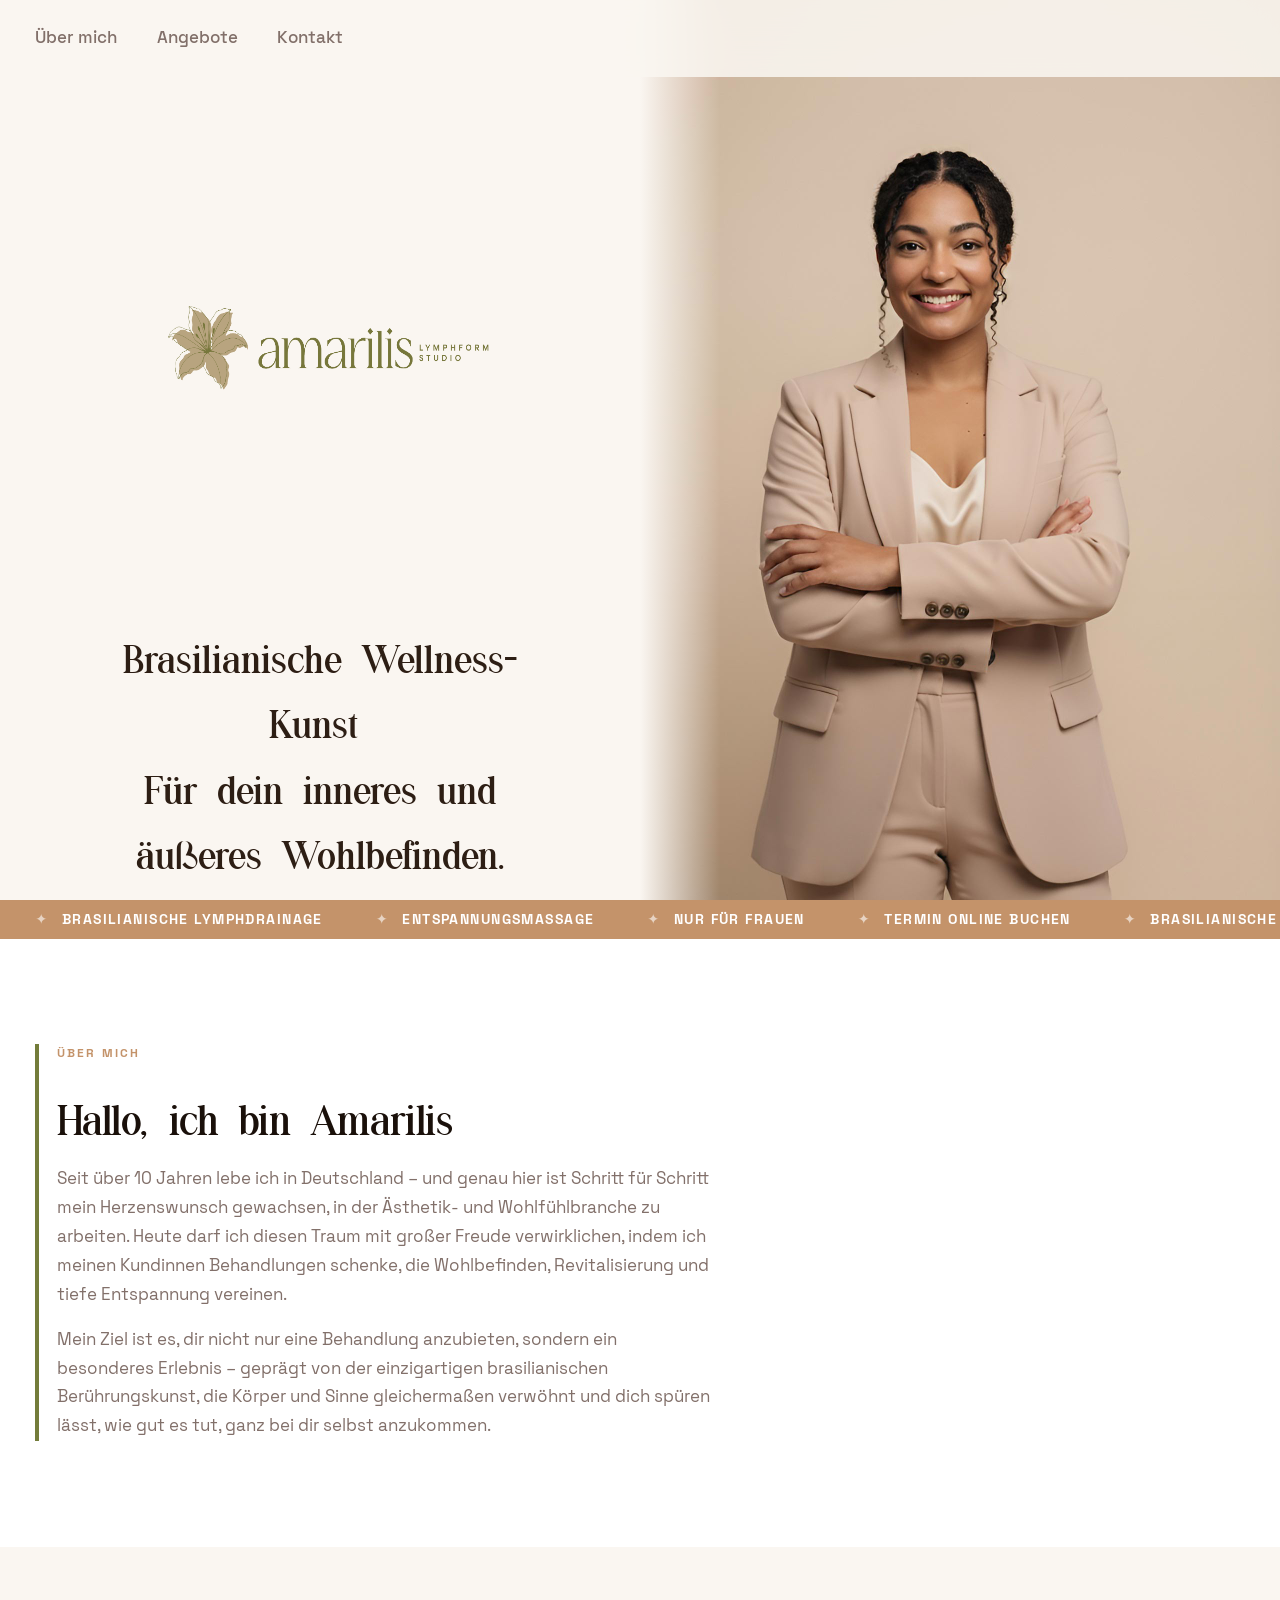
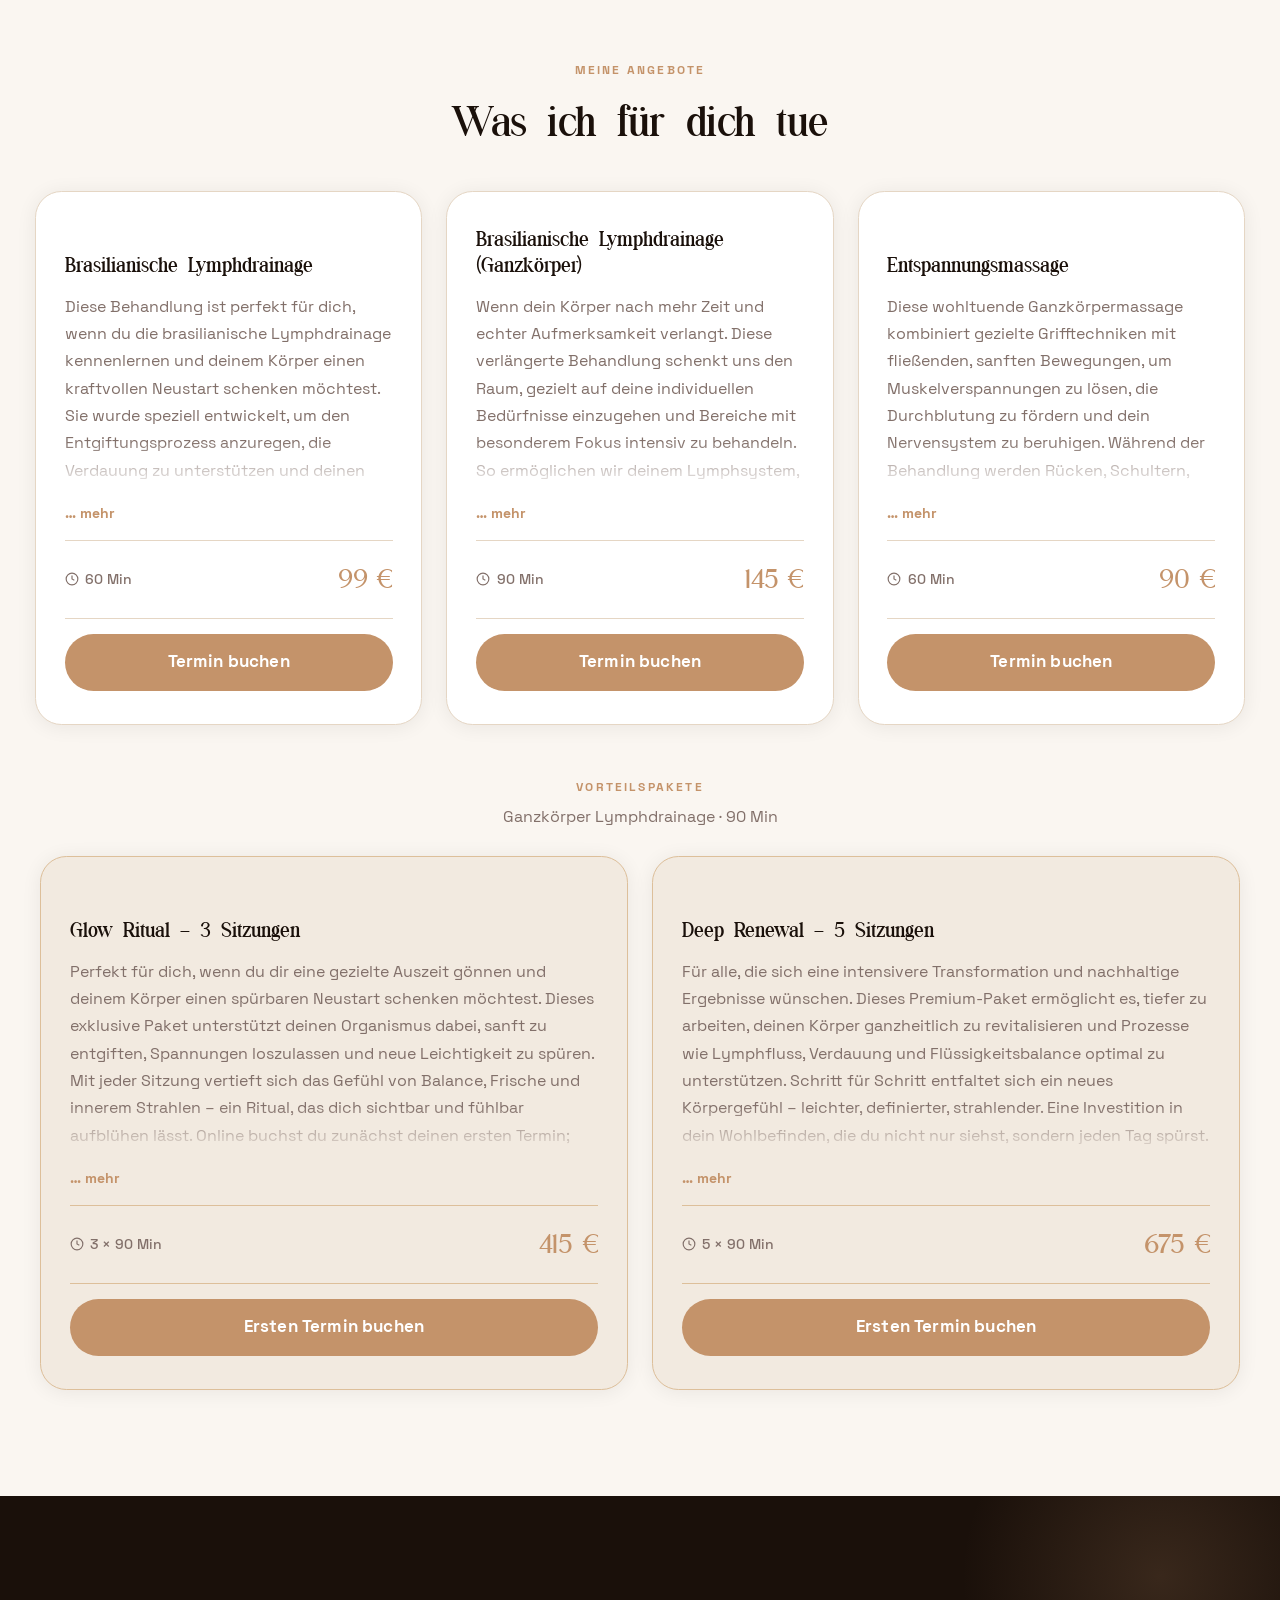
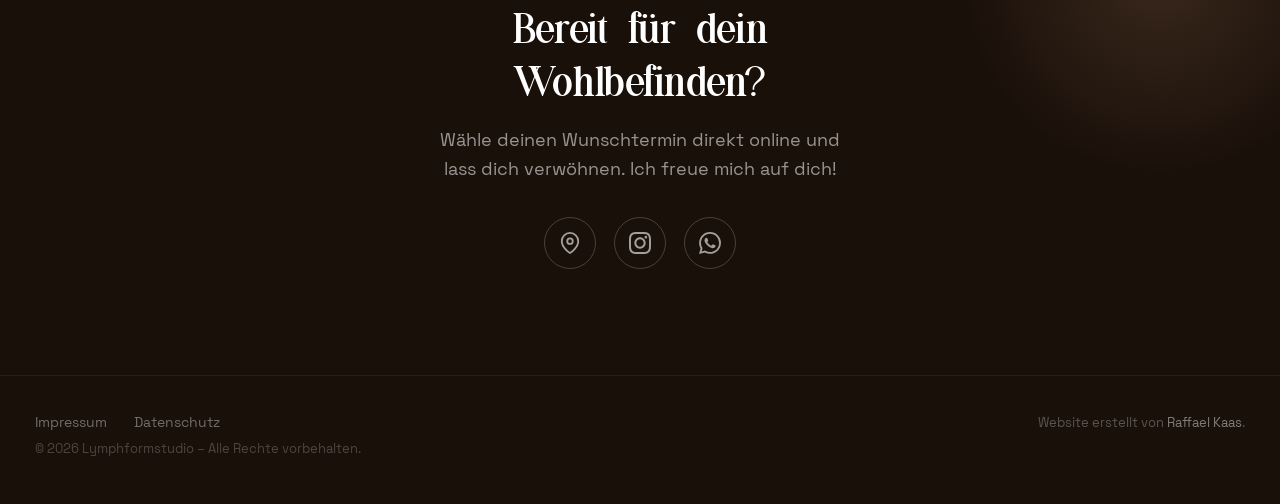
<file: index.html>
<!DOCTYPE html>
<html lang="de">
<head>
  <meta charset="UTF-8" />
  <meta name="viewport" content="width=device-width, initial-scale=1.0" />
  <title>Lymphformstudio – Brasilianische Wellness</title>
  <meta name="description" content="Brasilianische Lymphdrainage und Entspannungsmassage. Jetzt deinen Termin buchen." />
  <meta name="theme-color" content="#FAF6F1" />

  <!-- Open Graph (Instagram-Link-Vorschau) -->
  <meta property="og:type"        content="website" />
  <meta property="og:title"       content="Lymphformstudio" />
  <meta property="og:description" content="Brasilianische Wellness – Lymphdrainage · Massage" />
  <meta property="og:image"       content="assets/img/Amarilis01.jpg" />
  <meta property="og:url"         content="https://lymphformstudio.github.io" />

  <!-- Favicon -->
  <link rel="icon" type="image/png"
        href="assets/img/logo.png" />

  <link rel="stylesheet" href="assets/css/style.css" />
</head>
<body>

  <!-- ══════════════════════════════════════════
       NAVIGATION
  ══════════════════════════════════════════ -->
  <header class="nav" id="nav">
    <div class="nav-inner">
      <nav class="nav-links" id="navLinks" aria-label="Hauptnavigation">
        <a href="#about">Über mich</a>
        <a href="#services">Angebote</a>
        <a href="#contact">Kontakt</a>
      </nav>
      <button class="burger" id="burger" aria-label="Menü öffnen" aria-expanded="false">
        <span></span>
        <span></span>
        <span></span>
      </button>
    </div>
  </header>


  <!-- ══════════════════════════════════════════
       HERO
  ══════════════════════════════════════════ -->
  <section class="hero" id="home" aria-label="Willkommen">
    <div class="hero-body">
      <div class="hero-logo reveal">
        <img src="assets/img/logo.png"
             alt="Lymphformstudio" />
      </div>
      <p class="hero-sub reveal delay-1">
        Brasilianische Wellness-Kunst&nbsp;<br />
        Für dein inneres und äußeres Wohlbefinden.
      </p>

    </div>
    <div class="hero-image">
      <img src="assets/img/Amarilis01.jpg"
           alt="Lymphformstudio – Wellness Behandlung"
           loading="eager" />
    </div>
  </section>


  <!-- ══════════════════════════════════════════
       RIBBON / USP
  ══════════════════════════════════════════ -->
  <div class="ribbon" aria-hidden="true">
    <div class="ribbon-track">
      <span>Brasilianische Lymphdrainage</span>
      <span>Entspannungsmassage</span>
      <span>Nur für Frauen</span>
      <!-- <span>Zertifizierte Therapeutin</span> -->
      <span>Termin online buchen</span>
      <!-- Dopplung für endlosen Loop -->
      <span>Brasilianische Lymphdrainage</span>
      <span>Entspannungsmassage</span>
      <span>Nur für Frauen</span>
      <!-- <span>Zertifizierte Therapeutin</span> -->
      <span>Termin online buchen</span>
    </div>
  </div>


  <!-- ══════════════════════════════════════════
       ÜBER MICH
  ══════════════════════════════════════════ -->
  <section class="about section" id="about" aria-labelledby="about-title">
    <div class="container">
      <div class="about-text">
        <span class="eyebrow reveal">Über mich</span>
        <h2 class="section-title reveal delay-1" id="about-title">
          Hallo, ich bin Amarilis
        </h2>
        <p class="reveal delay-1">
Seit über 10 Jahren lebe ich in Deutschland – und genau hier ist Schritt für Schritt mein Herzenswunsch gewachsen, in der Ästhetik- und Wohlfühlbranche zu arbeiten. Heute darf ich diesen Traum mit großer Freude verwirklichen, indem ich meinen Kundinnen Behandlungen schenke, die Wohlbefinden, Revitalisierung und tiefe Entspannung vereinen.        </p>
        <p class="reveal delay-2">

Mein Ziel ist es, dir nicht nur eine Behandlung anzubieten, sondern ein besonderes Erlebnis – geprägt von der einzigartigen brasilianischen Berührungskunst, die Körper und Sinne gleichermaßen verwöhnt und dich spüren lässt, wie gut es tut, ganz bei dir selbst anzukommen.        </p>
      </div>
    </div>
  </section>


  <!-- ══════════════════════════════════════════
       ANGEBOTE / SERVICES
  ══════════════════════════════════════════ -->
  <section class="services section" id="services" aria-labelledby="services-title">
    <div class="container">

      <div class="services-header">
        <span class="eyebrow reveal">Meine Angebote</span>
        <h2 class="section-title reveal delay-1" id="services-title">Was ich für dich tue</h2>
      </div>

      <div class="services-grid">

        <!-- ── Brasilianische Lymphdrainage 60 Min ── -->
        <article class="card reveal delay-1" aria-label="Brasilianische Lymphdrainage Teilkörper">
          <h3>Brasilianische Lymphdrainage</h3>
          <p>
Diese Behandlung ist perfekt für dich, wenn du die brasilianische Lymphdrainage kennenlernen und deinem Körper einen kraftvollen Neustart schenken möchtest. Sie wurde speziell entwickelt, um den Entgiftungsprozess anzuregen, die Verdauung zu unterstützen und deinen Organismus wieder in sein natürliches Gleichgewicht zu bringen.

Schon nach der ersten Sitzung spürst du, wie Leichtigkeit, Wohlbefinden und neue Energie deinen Körper durchströmen – ein Gefühl, das dich von innen heraus strahlen lässt. 
          </p>
          <div class="card-meta">
            <span class="card-duration">
              <svg width="14" height="14" viewBox="0 0 24 24" fill="none"
                   stroke="currentColor" stroke-width="2" aria-hidden="true">
                <circle cx="12" cy="12" r="10"/>
                <polyline points="12 6 12 12 16 14"/>
              </svg>
              60 Min
            </span>
            <span class="card-price">99&nbsp;€</span>
          </div>
          <a href="https://calendly.com/amarilis-lymphformstudio/brasilianische-lymphdrainage"
             target="_blank" rel="noopener noreferrer"
             class="btn btn-primary btn-w100">
            Termin buchen
          </a>
        </article>

        <!-- ── Brasilianische Lymphdrainage 90 Min ── -->
        <article class="card reveal delay-2" aria-label="Brasilianische Lymphdrainage Ganzkörper">
          <h3>Brasilianische Lymphdrainage (Ganzkörper)</h3>
          <p>

Wenn dein Körper nach mehr Zeit und echter Aufmerksamkeit verlangt.

Diese verlängerte Behandlung schenkt uns den Raum, gezielt auf deine individuellen Bedürfnisse einzugehen und Bereiche mit besonderem Fokus intensiv zu behandeln. So ermöglichen wir deinem Lymphsystem, deiner Verdauung und deinem gesamten Flüssigkeitshaushalt einen tiefgehenden Reset.

Das Ergebnis: ein spürbares Gefühl von Leichtigkeit, Balance und revitalisierter Energie – als hätte dein Körper einmal tief durchgeatmet und neue Kraft gesammelt
          </p>
          <div class="card-meta">
            <span class="card-duration">
              <svg width="14" height="14" viewBox="0 0 24 24" fill="none"
                   stroke="currentColor" stroke-width="2" aria-hidden="true">
                <circle cx="12" cy="12" r="10"/>
                <polyline points="12 6 12 12 16 14"/>
              </svg>
              90 Min
            </span>
            <span class="card-price">145&nbsp;€</span>
          </div>
          <a href="https://calendly.com/amarilis-lymphformstudio/brasilianische-lymphdrainage-ganzkorper"
             target="_blank" rel="noopener noreferrer"
             class="btn btn-primary btn-w100">
            Termin buchen
          </a>
        </article>

        <!-- ── Entspannungsmassage ── -->
        <article class="card reveal delay-3" aria-label="Entspannungsmassage">
          <h3>Entspannungsmassage</h3>
          <p>
Diese wohltuende Ganzkörpermassage kombiniert gezielte Grifftechniken mit fließenden, sanften Bewegungen, um Muskelverspannungen zu lösen, die Durchblutung zu fördern und dein Nervensystem zu beruhigen. Während der Behandlung werden Rücken, Schultern, Nacken, Beine und Arme individuell bearbeitet, sodass genau die Bereiche Aufmerksamkeit bekommen, die dein Körper gerade braucht.

Gleichzeitig ist die Massage eine Einladung, den Alltag loszulassen und in einen Zustand tiefer Ruhe einzutauchen.
          </p>
          <div class="card-meta">
            <span class="card-duration">
              <svg width="14" height="14" viewBox="0 0 24 24" fill="none"
                   stroke="currentColor" stroke-width="2" aria-hidden="true">
                <circle cx="12" cy="12" r="10"/>
                <polyline points="12 6 12 12 16 14"/>
              </svg>
              60 Min
            </span>
            <span class="card-price">90&nbsp;€</span>
          </div>
          <a href="https://calendly.com/amarilis-lymphformstudio/entspannungsmassage"
             target="_blank" rel="noopener noreferrer"
             class="btn btn-primary btn-w100">
            Termin buchen
          </a>
        </article>

      </div>

      <!-- ── Vorteilspakete ── -->
      <div class="services-packages-header reveal">
        <span class="eyebrow">Vorteilspakete</span>
        <p>Ganzkörper Lymphdrainage · 90 Min</p>
      </div>

      <div class="services-grid services-packages-grid">

        <!-- ── Wohlfühltrio ── -->
        <article class="card card--featured reveal delay-1" aria-label="Wohlfühltrio">
          <!-- <span class="card-badge">Brasilianische Lymphdrainage (Ganzkörper)</span> -->
          <h3>Glow Ritual – 3 Sitzungen</h3>
          <p>
Perfekt für dich, wenn du dir eine gezielte Auszeit gönnen und deinem Körper einen spürbaren Neustart schenken möchtest. Dieses exklusive Paket unterstützt deinen Organismus dabei, sanft zu entgiften, Spannungen loszulassen und neue Leichtigkeit zu spüren. Mit jeder Sitzung vertieft sich das Gefühl von Balance, Frische und innerem Strahlen – ein Ritual, das dich sichtbar und fühlbar aufblühen lässt. Online buchst du zunächst deinen ersten Termin; alle weiteren Termine klären wir dann vor Ort.
          </p>
          <div class="card-meta">
            <span class="card-duration">
              <svg width="14" height="14" viewBox="0 0 24 24" fill="none"
                   stroke="currentColor" stroke-width="2" aria-hidden="true">
                <circle cx="12" cy="12" r="10"/>
                <polyline points="12 6 12 12 16 14"/>
              </svg>
              3 × 90 Min
            </span>
            <span class="card-price">415&nbsp;€</span>
          </div>
          <a href="https://calendly.com/amarilis-lymphformstudio/brasilianische-lymphdrainage-ganzkorper"
             target="_blank" rel="noopener noreferrer"
             class="btn btn-primary btn-w100">
            Ersten Termin buchen
          </a>
        </article>

        <!-- ── 5er Paket ── -->
        <article class="card card--featured reveal delay-2" aria-label="5er Paket">
          <!-- <span class="card-badge">5er Paket</span> -->
          <h3>Deep Renewal – 5 Sitzungen</h3>
          <p>
Für alle, die sich eine intensivere Transformation und nachhaltige Ergebnisse wünschen. Dieses Premium-Paket ermöglicht es, tiefer zu arbeiten, deinen Körper ganzheitlich zu revitalisieren und Prozesse wie Lymphfluss, Verdauung und Flüssigkeitsbalance optimal zu unterstützen. Schritt für Schritt entfaltet sich ein neues Körpergefühl – leichter, definierter, strahlender. Eine Investition in dein Wohlbefinden, die du nicht nur siehst, sondern jeden Tag spürst. Online buchst du zunächst deinen ersten Termin; alle weiteren Termine klären wir dann vor Ort.
          </p>
          <div class="card-meta">
            <span class="card-duration">
              <svg width="14" height="14" viewBox="0 0 24 24" fill="none"
                   stroke="currentColor" stroke-width="2" aria-hidden="true">
                <circle cx="12" cy="12" r="10"/>
                <polyline points="12 6 12 12 16 14"/>
              </svg>
              5 × 90 Min
            </span>
            <span class="card-price">675&nbsp;€</span>
          </div>
          <a href="https://calendly.com/amarilis-lymphformstudio/brasilianische-lymphdrainage-ganzkorper"
             target="_blank" rel="noopener noreferrer"
             class="btn btn-primary btn-w100">
            Ersten Termin buchen
          </a>
        </article>

      </div>
    </div>
  </section>


  <!-- ══════════════════════════════════════════
       BOOKING CTA
  ══════════════════════════════════════════ -->
  <section class="cta-section section" id="contact" aria-labelledby="cta-title">
    <div class="container">
      <div class="cta-inner">
        <h2 class="section-title reveal delay-1" id="cta-title">
          Bereit für dein<br />Wohlbefinden?
        </h2>
        <p class="reveal delay-1">
          Wähle deinen Wunschtermin direkt online und lass dich verwöhnen.
          Ich freue mich auf dich!
        </p>
        <div class="contact-icons reveal delay-2">
          <!-- Location -->
          <a href="https://maps.app.goo.gl/dcqKcycLLCCDxr7Y6"
             target="_blank" rel="noopener noreferrer"
             class="contact-icon" aria-label="Standort auf Google Maps">
            <svg xmlns="http://www.w3.org/2000/svg" width="22" height="22"
                 viewBox="0 0 24 24" fill="none" stroke="currentColor"
                 stroke-width="2" stroke-linecap="round" stroke-linejoin="round" aria-hidden="true">
              <path d="M21 10c0 7-9 13-9 13s-9-6-9-13a9 9 0 0 1 18 0z"/>
              <circle cx="12" cy="10" r="3"/>
            </svg>
          </a>
          <!-- Instagram -->
          <a href="https://instagram.com/lymphformstudio"
             target="_blank" rel="noopener noreferrer"
             class="contact-icon" aria-label="Instagram von Lymphformstudio">
            <svg xmlns="http://www.w3.org/2000/svg" width="22" height="22"
                 viewBox="0 0 24 24" fill="currentColor" aria-hidden="true">
              <path d="M12 2.163c3.204 0 3.584.012 4.85.07 3.252.148 4.771 1.691 4.919 4.919.058 1.265.069 1.645.069 4.849 0 3.205-.012 3.584-.069 4.849-.149 3.225-1.664 4.771-4.919 4.919-1.266.058-1.644.07-4.85.07-3.204 0-3.584-.012-4.849-.07-3.26-.149-4.771-1.699-4.919-4.92-.058-1.265-.07-1.644-.07-4.849 0-3.204.013-3.583.07-4.849.149-3.227 1.664-4.771 4.919-4.919 1.266-.057 1.645-.069 4.849-.069zm0-2.163c-3.259 0-3.667.014-4.947.072-4.358.2-6.78 2.618-6.98 6.98-.059 1.281-.073 1.689-.073 4.948 0 3.259.014 3.668.072 4.948.2 4.358 2.618 6.78 6.98 6.98 1.281.058 1.689.072 4.948.072 3.259 0 3.668-.014 4.948-.072 4.354-.2 6.782-2.618 6.979-6.98.059-1.28.073-1.689.073-4.948 0-3.259-.014-3.667-.072-4.947-.196-4.354-2.617-6.78-6.979-6.98-1.281-.059-1.69-.073-4.949-.073zm0 5.838c-3.403 0-6.162 2.759-6.162 6.162s2.759 6.163 6.162 6.163 6.162-2.759 6.162-6.163c0-3.403-2.759-6.162-6.162-6.162zm0 10.162c-2.209 0-4-1.79-4-4 0-2.209 1.791-4 4-4s4 1.791 4 4c0 2.21-1.791 4-4 4zm6.406-11.845c-.796 0-1.441.645-1.441 1.44s.645 1.44 1.441 1.44c.795 0 1.439-.645 1.439-1.44s-.644-1.44-1.439-1.44z"/>
            </svg>
          </a>
          <!-- WhatsApp -->
          <a href="https://wa.me/4915565581526"
             target="_blank" rel="noopener noreferrer"
             class="contact-icon" aria-label="WhatsApp">
            <svg xmlns="http://www.w3.org/2000/svg" width="22" height="22"
                 viewBox="0 0 24 24" fill="currentColor" aria-hidden="true">
              <path d="M17.472 14.382c-.297-.149-1.758-.867-2.03-.967-.273-.099-.471-.148-.67.15-.197.297-.767.966-.94 1.164-.173.199-.347.223-.644.075-.297-.15-1.255-.463-2.39-1.475-.883-.788-1.48-1.761-1.653-2.059-.173-.297-.018-.458.13-.606.134-.133.298-.347.446-.52.149-.174.198-.298.298-.497.099-.198.05-.371-.025-.52-.075-.149-.669-1.612-.916-2.207-.242-.579-.487-.5-.669-.51-.173-.008-.371-.01-.57-.01-.198 0-.52.074-.792.372-.272.297-1.04 1.016-1.04 2.479 0 1.462 1.065 2.875 1.213 3.074.149.198 2.096 3.2 5.077 4.487.709.306 1.262.489 1.694.625.712.227 1.36.195 1.871.118.571-.085 1.758-.719 2.006-1.413.248-.694.248-1.289.173-1.413-.074-.124-.272-.198-.57-.347m-5.421 7.403h-.004a9.87 9.87 0 0 1-5.031-1.378l-.361-.214-3.741.982.998-3.648-.235-.374a9.86 9.86 0 0 1-1.51-5.26c.001-5.45 4.436-9.884 9.888-9.884 2.64 0 5.122 1.03 6.988 2.898a9.825 9.825 0 0 1 2.893 6.994c-.003 5.45-4.437 9.884-9.885 9.884m8.413-18.297A11.815 11.815 0 0 0 12.05 0C5.495 0 .16 5.335.157 11.892c0 2.096.547 4.142 1.588 5.945L.057 24l6.305-1.654a11.882 11.882 0 0 0 5.683 1.448h.005c6.554 0 11.89-5.335 11.893-11.893a11.821 11.821 0 0 0-3.48-8.413z"/>
            </svg>
          </a>
        </div>
      </div>
    </div>
  </section>


  <!-- ══════════════════════════════════════════
       FOOTER
  ══════════════════════════════════════════ -->
  <footer class="footer">
    <div class="container">
      <div class="footer-inner">
        <nav class="footer-nav" aria-label="Rechtliches">
          <a href="impressum.html">Impressum</a>
          <a href="datenschutz.html">Datenschutz</a>
        </nav>
        <p class="footer-credit">Website erstellt von <a href="https://rkaas.de/" target="_blank" rel="noopener noreferrer">Raffael Kaas</a>.</p>
      </div>
      <p class="footer-copy">© 2026 Lymphformstudio – Alle Rechte vorbehalten.</p>
    </div>
  </footer>


  <script src="assets/js/main.js"></script>
</body>
</html>
</file>
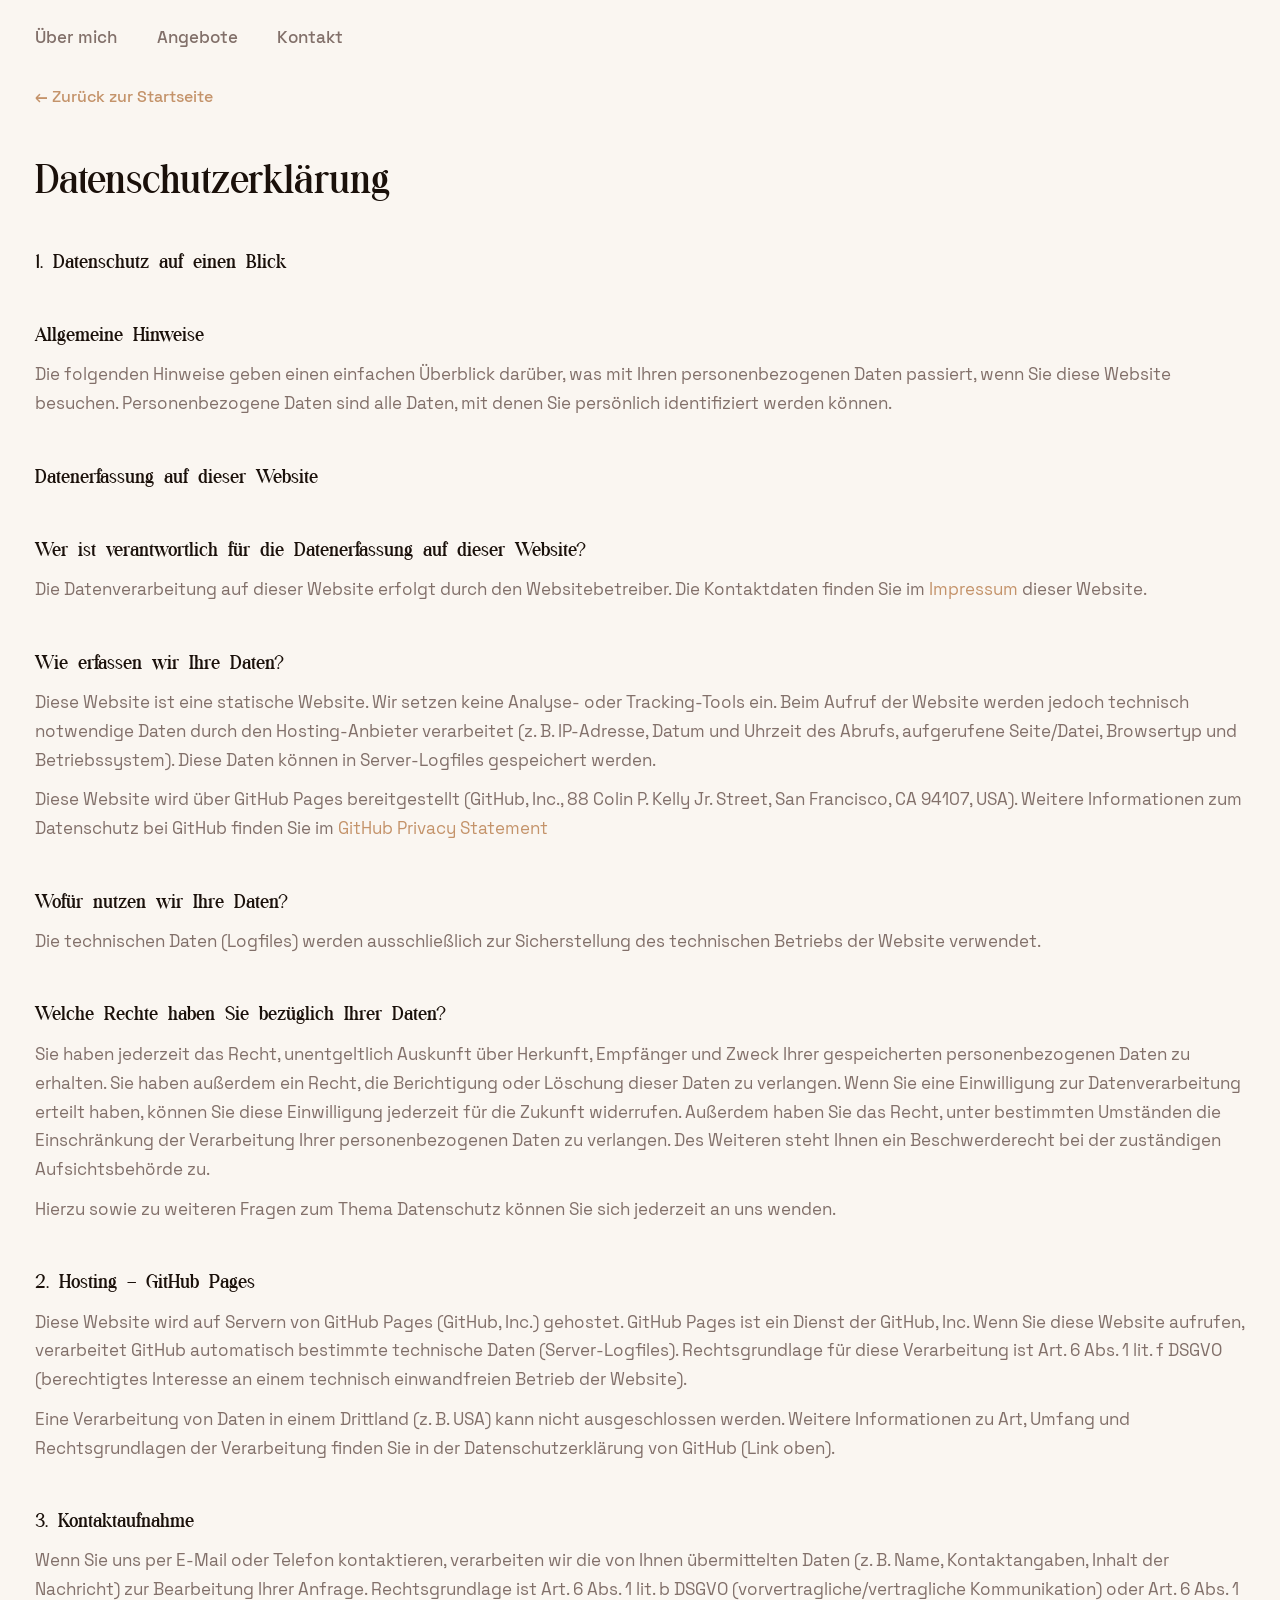
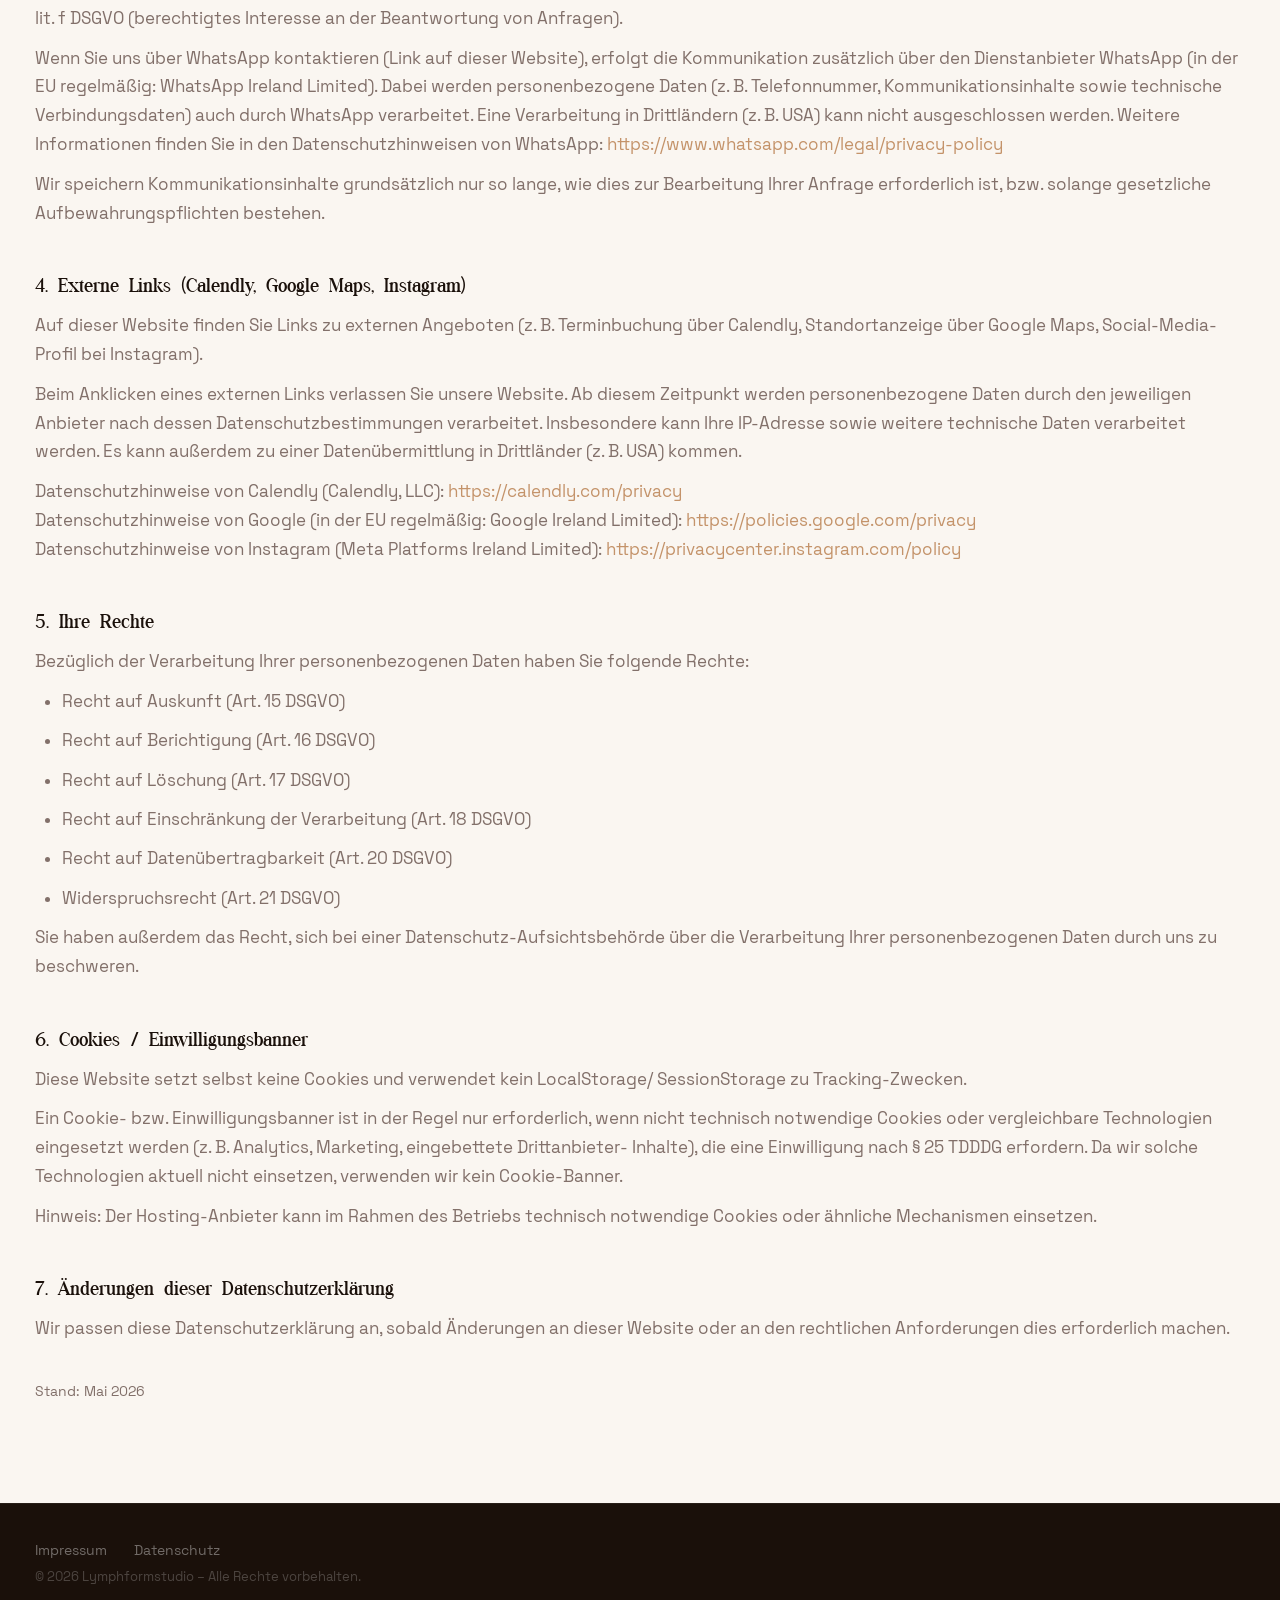
<file: datenschutz.html>
<!DOCTYPE html>
<html lang="de">
<head>
  <meta charset="UTF-8" />
  <meta name="viewport" content="width=device-width, initial-scale=1.0" />
  <title>Datenschutzerklärung – Lymphformstudio</title>
  <meta name="robots" content="noindex, nofollow" />
  <link rel="icon" type="image/png"
        href="assets/img/logo.png" />
  <link rel="stylesheet" href="assets/css/style.css" />
</head>
<body>

  <header class="nav scrolled" id="nav">
    <div class="nav-inner">
      <nav class="nav-links" aria-label="Hauptnavigation">
        <a href="index.html#about">Über mich</a>
        <a href="index.html#services">Angebote</a>
        <a href="index.html#contact">Kontakt</a>
      </nav>
      <button class="burger" id="burger" aria-label="Menü öffnen" aria-expanded="false">
        <span></span><span></span><span></span>
      </button>
    </div>
  </header>

  <main class="legal-wrap">
    <div class="container">

      <a href="index.html" class="back-link">
        ← Zurück zur Startseite
      </a>

      <h1>Datenschutzerklärung</h1>

      <h2>1. Datenschutz auf einen Blick</h2>

      <h2>Allgemeine Hinweise</h2>
      <p>
        Die folgenden Hinweise geben einen einfachen Überblick darüber, was
        mit Ihren personenbezogenen Daten passiert, wenn Sie diese Website
        besuchen. Personenbezogene Daten sind alle Daten, mit denen Sie
        persönlich identifiziert werden können.
      </p>

      <h2>Datenerfassung auf dieser Website</h2>

      <h2>Wer ist verantwortlich für die Datenerfassung auf dieser Website?</h2>
      <p>
        Die Datenverarbeitung auf dieser Website erfolgt durch den
        Websitebetreiber. Die Kontaktdaten finden Sie im
        <a href="impressum.html">Impressum</a> dieser Website.
      </p>

      <h2>Wie erfassen wir Ihre Daten?</h2>
      <p>
        Diese Website ist eine statische Website. Wir setzen keine Analyse- oder
        Tracking-Tools ein. Beim Aufruf der Website werden jedoch technisch
        notwendige Daten durch den Hosting-Anbieter verarbeitet (z. B. IP-Adresse,
        Datum und Uhrzeit des Abrufs, aufgerufene Seite/Datei, Browsertyp und
        Betriebssystem). Diese Daten können in Server-Logfiles gespeichert werden.
      </p>
      <p>
        Diese Website wird über GitHub Pages bereitgestellt (GitHub, Inc., 88 Colin
        P. Kelly Jr. Street, San Francisco, CA 94107, USA). Weitere Informationen
        zum Datenschutz bei GitHub finden Sie im
        <a href="https://docs.github.com/de/site-policy/privacy-policies/github-privacy-statement"
           target="_blank" rel="noopener noreferrer">
          GitHub Privacy Statement
        </a>
      </p>

      <h2>Wofür nutzen wir Ihre Daten?</h2>
      <p>
        Die technischen Daten (Logfiles) werden ausschließlich zur Sicherstellung
        des technischen Betriebs der Website verwendet.
      </p>

      <h2>Welche Rechte haben Sie bezüglich Ihrer Daten?</h2>
      <p>
        Sie haben jederzeit das Recht, unentgeltlich Auskunft über Herkunft,
        Empfänger und Zweck Ihrer gespeicherten personenbezogenen Daten zu
        erhalten. Sie haben außerdem ein Recht, die Berichtigung oder Löschung
        dieser Daten zu verlangen. Wenn Sie eine Einwilligung zur
        Datenverarbeitung erteilt haben, können Sie diese Einwilligung jederzeit
        für die Zukunft widerrufen. Außerdem haben Sie das Recht, unter bestimmten
        Umständen die Einschränkung der Verarbeitung Ihrer personenbezogenen
        Daten zu verlangen. Des Weiteren steht Ihnen ein Beschwerderecht bei der
        zuständigen Aufsichtsbehörde zu.
      </p>
      <p>
        Hierzu sowie zu weiteren Fragen zum Thema Datenschutz können Sie sich
        jederzeit an uns wenden.
      </p>

      <h2>2. Hosting – GitHub Pages</h2>
      <p>
        Diese Website wird auf Servern von GitHub Pages (GitHub, Inc.) gehostet.
        GitHub Pages ist ein Dienst der GitHub, Inc. Wenn Sie diese Website
        aufrufen, verarbeitet GitHub automatisch bestimmte technische Daten
        (Server-Logfiles). Rechtsgrundlage für diese Verarbeitung ist Art. 6
        Abs. 1 lit. f DSGVO (berechtigtes Interesse an einem technisch
        einwandfreien Betrieb der Website).
      </p>
      <p>
        Eine Verarbeitung von Daten in einem Drittland (z. B. USA) kann nicht
        ausgeschlossen werden. Weitere Informationen zu Art, Umfang und
        Rechtsgrundlagen der Verarbeitung finden Sie in der Datenschutzerklärung
        von GitHub (Link oben).
      </p>

      <h2>3. Kontaktaufnahme</h2>
      <p>
        Wenn Sie uns per E-Mail oder Telefon kontaktieren, verarbeiten wir die von
        Ihnen übermittelten Daten (z. B. Name, Kontaktangaben, Inhalt der Nachricht)
        zur Bearbeitung Ihrer Anfrage. Rechtsgrundlage ist Art. 6 Abs. 1 lit. b DSGVO
        (vorvertragliche/vertragliche Kommunikation) oder Art. 6 Abs. 1 lit. f DSGVO
        (berechtigtes Interesse an der Beantwortung von Anfragen).
      </p>
      <p>
        Wenn Sie uns über WhatsApp kontaktieren (Link auf dieser Website), erfolgt
        die Kommunikation zusätzlich über den Dienstanbieter WhatsApp (in der EU
        regelmäßig: WhatsApp Ireland Limited). Dabei werden personenbezogene Daten
        (z. B. Telefonnummer, Kommunikationsinhalte sowie technische Verbindungsdaten)
        auch durch WhatsApp verarbeitet. Eine Verarbeitung in Drittländern (z. B.
        USA) kann nicht ausgeschlossen werden. Weitere
        Informationen finden Sie in den Datenschutzhinweisen von WhatsApp:
        <a href="https://www.whatsapp.com/legal/privacy-policy"
           target="_blank" rel="noopener noreferrer">
          https://www.whatsapp.com/legal/privacy-policy
        </a>
      </p>

      <p>
        Wir speichern Kommunikationsinhalte grundsätzlich nur so lange, wie dies zur
        Bearbeitung Ihrer Anfrage erforderlich ist, bzw. solange gesetzliche
        Aufbewahrungspflichten bestehen.
      </p>

      <h2>4. Externe Links (Calendly, Google Maps, Instagram)</h2>
      <p>
        Auf dieser Website finden Sie Links zu externen Angeboten (z. B.
        Terminbuchung über Calendly, Standortanzeige über Google Maps,
        Social-Media-Profil bei Instagram).
      </p>
      <p>
        Beim Anklicken eines externen Links verlassen Sie unsere Website. Ab diesem
        Zeitpunkt werden personenbezogene Daten durch den jeweiligen Anbieter nach
        dessen Datenschutzbestimmungen verarbeitet. Insbesondere kann Ihre IP-Adresse
        sowie weitere technische Daten verarbeitet werden. Es kann außerdem zu einer
        Datenübermittlung in Drittländer (z. B. USA) kommen.
      </p>
      <p>
        Datenschutzhinweise von Calendly (Calendly, LLC):
        <a href="https://calendly.com/privacy" target="_blank" rel="noopener noreferrer">
          https://calendly.com/privacy
        </a>
        <br />
        Datenschutzhinweise von Google (in der EU regelmäßig: Google Ireland Limited):
        <a href="https://policies.google.com/privacy" target="_blank" rel="noopener noreferrer">
          https://policies.google.com/privacy
        </a>
        <br />
        Datenschutzhinweise von Instagram (Meta Platforms Ireland Limited):
        <a href="https://privacycenter.instagram.com/policy" target="_blank" rel="noopener noreferrer">
          https://privacycenter.instagram.com/policy
        </a>
      </p>

      <h2>5. Ihre Rechte</h2>
      <p>
        Bezüglich der Verarbeitung Ihrer personenbezogenen Daten haben Sie folgende
        Rechte:
      </p>
      <ul>
        <li>Recht auf Auskunft (Art. 15 DSGVO)</li>
        <li>Recht auf Berichtigung (Art. 16 DSGVO)</li>
        <li>Recht auf Löschung (Art. 17 DSGVO)</li>
        <li>Recht auf Einschränkung der Verarbeitung (Art. 18 DSGVO)</li>
        <li>Recht auf Datenübertragbarkeit (Art. 20 DSGVO)</li>
        <li>Widerspruchsrecht (Art. 21 DSGVO)</li>
      </ul>
      <p>
        Sie haben außerdem das Recht, sich bei einer Datenschutz-Aufsichtsbehörde
        über die Verarbeitung Ihrer personenbezogenen Daten durch uns zu beschweren.
      </p>

      <h2>6. Cookies / Einwilligungsbanner</h2>
      <p>
        Diese Website setzt selbst keine Cookies und verwendet kein LocalStorage/
        SessionStorage zu Tracking-Zwecken.
      </p>
      <p>
        Ein Cookie- bzw. Einwilligungsbanner ist in der Regel nur erforderlich,
        wenn nicht technisch notwendige Cookies oder vergleichbare Technologien
        eingesetzt werden (z. B. Analytics, Marketing, eingebettete Drittanbieter-
        Inhalte), die eine Einwilligung nach § 25 TDDDG erfordern. Da wir solche
        Technologien aktuell nicht einsetzen, verwenden wir kein Cookie-Banner.
      </p>
      <p>
        Hinweis: Der Hosting-Anbieter kann im Rahmen des Betriebs technisch
        notwendige Cookies oder ähnliche Mechanismen einsetzen.
      </p>

      <h2>7. Änderungen dieser Datenschutzerklärung</h2>
      <p>
        Wir passen diese Datenschutzerklärung an, sobald Änderungen an dieser Website
        oder an den rechtlichen Anforderungen dies erforderlich machen.
      </p>

      <p style="margin-top: 2rem; font-size: .8125rem; color: var(--muted);">
        Stand: Mai 2026
      </p>

    </div>
  </main>

  <footer class="footer">
    <div class="container">
      <div class="footer-inner">
        <nav class="footer-nav" aria-label="Rechtliches">
          <a href="impressum.html">Impressum</a>
          <a href="datenschutz.html">Datenschutz</a>
        </nav>
      </div>
      <p class="footer-copy">© 2026 Lymphformstudio – Alle Rechte vorbehalten.</p>
    </div>
  </footer>

  <script src="assets/js/main.js"></script>
</body>
</html>
</file>
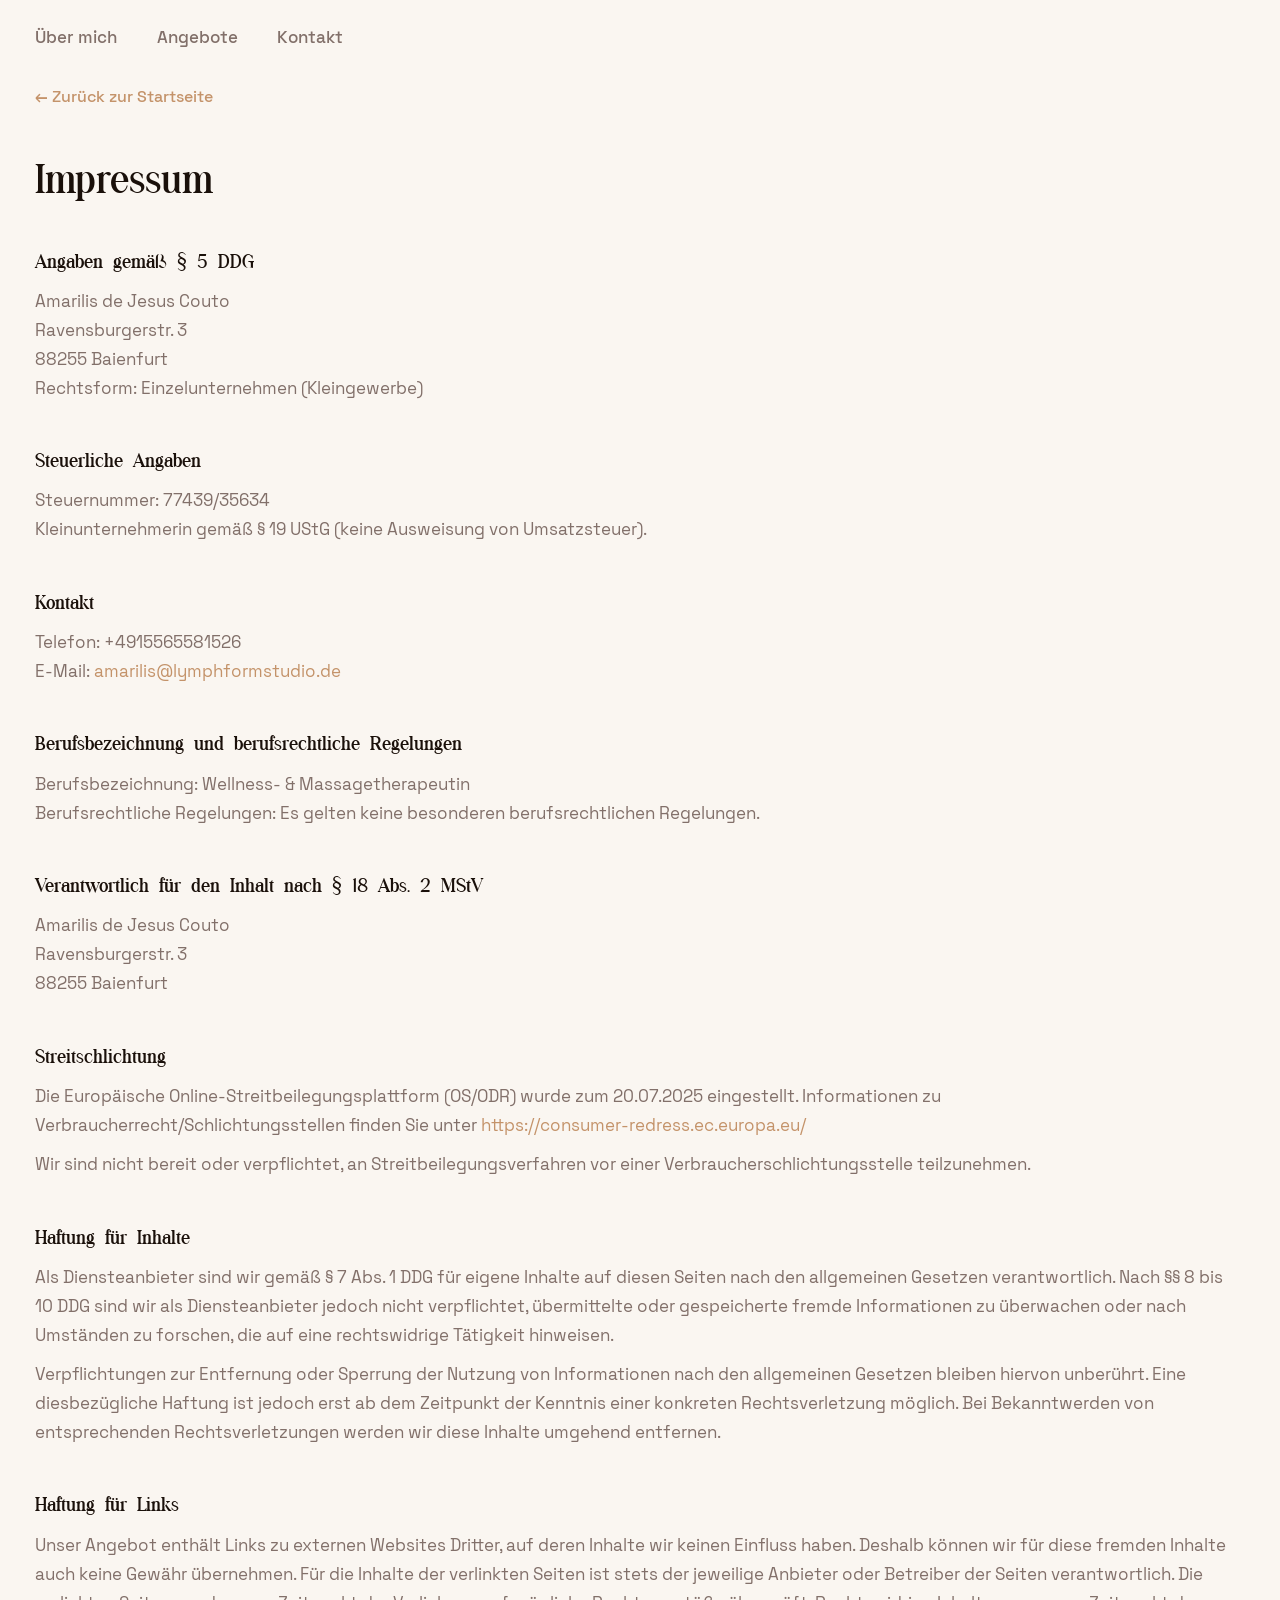
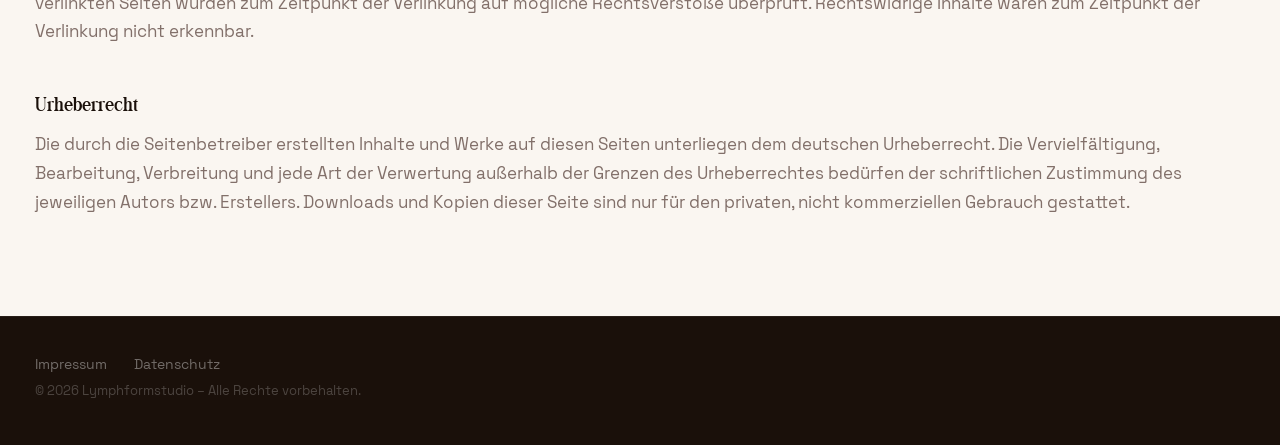
<file: impressum.html>
<!DOCTYPE html>
<html lang="de">
<head>
  <meta charset="UTF-8" />
  <meta name="viewport" content="width=device-width, initial-scale=1.0" />
  <title>Impressum – Lymphformstudio</title>
  <meta name="robots" content="noindex, nofollow" />
  <link rel="icon" type="image/png"
        href="assets/img/logo.png" />
  <link rel="stylesheet" href="assets/css/style.css" />
</head>
<body>

  <header class="nav scrolled" id="nav">
    <div class="nav-inner">
      <nav class="nav-links" aria-label="Hauptnavigation">
        <a href="index.html#about">Über mich</a>
        <a href="index.html#services">Angebote</a>
        <a href="index.html#contact">Kontakt</a>
      </nav>
      <button class="burger" id="burger" aria-label="Menü öffnen" aria-expanded="false">
        <span></span><span></span><span></span>
      </button>
    </div>
  </header>

  <main class="legal-wrap">
    <div class="container">

      <a href="index.html" class="back-link">
        ← Zurück zur Startseite
      </a>

      <h1>Impressum</h1>

      <h2>Angaben gemäß § 5 DDG</h2>
      <p>
        Amarilis de Jesus Couto<br />
        Ravensburgerstr. 3<br />
        88255 Baienfurt<br />
        Rechtsform: Einzelunternehmen (Kleingewerbe)
      </p>

      <h2>Steuerliche Angaben</h2>
      <p>
        <!-- TODO: Steuernummer eintragen (Format z.B. 12/345/67890) -->
        Steuernummer: 77439/35634<br />
        Kleinunternehmerin gemäß § 19 UStG (keine Ausweisung von Umsatzsteuer).<br />
        <!-- Optional: Umsatzsteuer-Identifikationsnummer nur falls vorhanden -->
        <!-- USt-IdNr.: (falls vorhanden) -->
      </p>

      <h2>Kontakt</h2>
      <p>
        Telefon: +4915565581526<br />
        E-Mail: <a href="mailto:amarilis@lymphformstudio.de">amarilis@lymphformstudio.de</a>
      </p>

      <h2>Berufsbezeichnung und berufsrechtliche Regelungen</h2>
      <p>
        Berufsbezeichnung: Wellness- &amp; Massagetherapeutin<br />
        Berufsrechtliche Regelungen: Es gelten keine besonderen berufsrechtlichen Regelungen.
      </p>

      <h2>Verantwortlich für den Inhalt nach § 18 Abs. 2 MStV</h2>
      <p>
        Amarilis de Jesus Couto<br />
        Ravensburgerstr. 3<br />
        88255 Baienfurt
      </p>

      <h2>Streitschlichtung</h2>
      <p>
        Die Europäische Online-Streitbeilegungsplattform (OS/ODR) wurde zum 20.07.2025 eingestellt.
        Informationen zu Verbraucherrecht/Schlichtungsstellen finden Sie unter
        <a href="https://consumer-redress.ec.europa.eu/"
           target="_blank" rel="noopener noreferrer">
          https://consumer-redress.ec.europa.eu/
        </a>
      </p>
      <p>
        Wir sind nicht bereit oder verpflichtet, an Streitbeilegungsverfahren
        vor einer Verbraucherschlichtungsstelle teilzunehmen.
      </p>

      <h2>Haftung für Inhalte</h2>
      <p>
        Als Diensteanbieter sind wir gemäß § 7 Abs. 1 DDG für eigene Inhalte
        auf diesen Seiten nach den allgemeinen Gesetzen verantwortlich. Nach
        §§ 8 bis 10 DDG sind wir als Diensteanbieter jedoch nicht verpflichtet,
        übermittelte oder gespeicherte fremde Informationen zu überwachen oder
        nach Umständen zu forschen, die auf eine rechtswidrige Tätigkeit hinweisen.
      </p>
      <p>
        Verpflichtungen zur Entfernung oder Sperrung der Nutzung von Informationen
        nach den allgemeinen Gesetzen bleiben hiervon unberührt. Eine diesbezügliche
        Haftung ist jedoch erst ab dem Zeitpunkt der Kenntnis einer konkreten
        Rechtsverletzung möglich. Bei Bekanntwerden von entsprechenden
        Rechtsverletzungen werden wir diese Inhalte umgehend entfernen.
      </p>

      <h2>Haftung für Links</h2>
      <p>
        Unser Angebot enthält Links zu externen Websites Dritter, auf deren Inhalte
        wir keinen Einfluss haben. Deshalb können wir für diese fremden Inhalte auch
        keine Gewähr übernehmen. Für die Inhalte der verlinkten Seiten ist stets der
        jeweilige Anbieter oder Betreiber der Seiten verantwortlich. Die verlinkten
        Seiten wurden zum Zeitpunkt der Verlinkung auf mögliche Rechtsverstöße
        überprüft. Rechtswidrige Inhalte waren zum Zeitpunkt der Verlinkung nicht
        erkennbar.
      </p>

      <h2>Urheberrecht</h2>
      <p>
        Die durch die Seitenbetreiber erstellten Inhalte und Werke auf diesen Seiten
        unterliegen dem deutschen Urheberrecht. Die Vervielfältigung, Bearbeitung,
        Verbreitung und jede Art der Verwertung außerhalb der Grenzen des
        Urheberrechtes bedürfen der schriftlichen Zustimmung des jeweiligen Autors
        bzw. Erstellers. Downloads und Kopien dieser Seite sind nur für den privaten,
        nicht kommerziellen Gebrauch gestattet.
      </p>

    </div>
  </main>

  <footer class="footer">
    <div class="container">
      <div class="footer-inner">
        <nav class="footer-nav" aria-label="Rechtliches">
          <a href="impressum.html">Impressum</a>
          <a href="datenschutz.html">Datenschutz</a>
        </nav>
      </div>
      <p class="footer-copy">© 2026 Lymphformstudio – Alle Rechte vorbehalten.</p>
    </div>
  </footer>

  <script src="assets/js/main.js"></script>
</body>
</html>
</file>
<file: assets/css/style.css>
/* ============================================================
   LYMPHFORMSTUDIO – Main Stylesheet
   Mobile-first · Space Grotesk (UI) + Moderna Serif (headings)
   ============================================================ */

/* ── FONTS ── */
@font-face {
  font-family: 'Moderna Serif';
  src: url('../fonts/moderna-serif/ModernaSerif-Regular.ttf') format('truetype');
  font-weight: 400;
  font-style: normal;
  font-display: swap;
}
@font-face {
  font-family: 'Moderna Serif';
  src: url('../fonts/moderna-serif/ModernaSerif-Medium.ttf') format('truetype');
  font-weight: 500;
  font-style: normal;
  font-display: swap;
}
@font-face {
  font-family: 'Moderna Serif';
  src: url('../fonts/moderna-serif/ModernaSerif-SemiBold.ttf') format('truetype');
  font-weight: 600;
  font-style: normal;
  font-display: swap;
}
@font-face {
  font-family: 'Space Grotesk';
  src: url('../fonts/space-grotesk/SpaceGrotesk-Light.woff2') format('woff2');
  font-weight: 300;
  font-style: normal;
  font-display: swap;
}
@font-face {
  font-family: 'Space Grotesk';
  src: url('../fonts/space-grotesk/SpaceGrotesk-Regular.woff2') format('woff2');
  font-weight: 400;
  font-style: normal;
  font-display: swap;
}
@font-face {
  font-family: 'Space Grotesk';
  src: url('../fonts/space-grotesk/SpaceGrotesk-Medium.woff2') format('woff2');
  font-weight: 500;
  font-style: normal;
  font-display: swap;
}
@font-face {
  font-family: 'Space Grotesk';
  src: url('../fonts/space-grotesk/SpaceGrotesk-Bold.woff2') format('woff2');
  font-weight: 700;
  font-style: normal;
  font-display: swap;
}

/* ── CSS VARIABLES ── */
:root {
  /* Palette */
  --bg:            #FAF6F1;
  --bg-alt:        #F2EAE0;
  --white:         #FFFFFF;
  --primary:       #C4936A;
  --primary-dk:    #9E7450;
  --primary-lt:    #DDBF9A;
  --dark:          #1A100A;
  --text:          #2D1E14;
  --muted:         #82706A;
  --border:        #E5D6C4;
  --card-shadow:   0 2px 20px rgba(30,16,10,.07);
  --card-shadow-h: 0 10px 40px rgba(30,16,10,.13);

  /* Type */
  --font-serif: 'Moderna Serif', Georgia, serif;
  --font-sans:  'Space Grotesk', system-ui, sans-serif;

  /* Layout */
  --max-w:   1360px;
  --px:      1.25rem;
  --section: 4.5rem;
  --radius:  1rem;
  --radius-lg: 1.5rem;
  --radius-pill: 999px;

  /* Motion */
  --ease: cubic-bezier(.4,0,.2,1);
  --dur:  .3s;
}

/* ── RESET ── */
*, *::before, *::after { box-sizing: border-box; margin: 0; padding: 0; }
html { scroll-behavior: smooth; -webkit-text-size-adjust: 100%; font-size: 110%; }
body {
  font-family: var(--font-sans);
  font-size: 1.125rem;
  background: var(--bg);
  color: var(--text);
  line-height: 1.6;
  overflow-x: hidden;
}
img { display: block; max-width: 100%; height: auto; }
a   { text-decoration: none; color: inherit; }
button { font-family: var(--font-sans); }

/* ── UTILITY ── */
.container {
  width: 100%;
  max-width: var(--max-w);
  margin: 0 auto;
  padding: 0 var(--px);
}
.section { padding: var(--section) 0; }

.eyebrow {
  display: inline-block;
  font-family: var(--font-sans);
  font-size: .6875rem;
  font-weight: 600;
  letter-spacing: .18em;
  text-transform: uppercase;
  color: var(--primary);
  margin-bottom: .75rem;
}

.section-title {
  font-family: var(--font-serif);
  font-size: clamp(1.75rem, 5vw, 2.6rem);
  font-weight: 500;
  color: var(--dark);
  line-height: 1.15;
  letter-spacing: -.01em;
}

/* ── BUTTONS ── */
.btn {
  display: inline-flex;
  align-items: center;
  justify-content: center;
  gap: .5rem;
  padding: .875rem 1.875rem;
  border-radius: var(--radius-pill);
  font-family: var(--font-sans);
  font-size: .9375rem;
  font-weight: 600;
  letter-spacing: .01em;
  cursor: pointer;
  border: none;
  transition: background var(--dur) var(--ease),
              transform var(--dur) var(--ease),
              box-shadow var(--dur) var(--ease);
  white-space: nowrap;
}
.btn-primary {
  background: var(--primary);
  color: var(--white);
}
.btn-primary:active,
.btn-primary:hover {
  background: var(--primary-dk);
  transform: translateY(-2px);
  box-shadow: 0 8px 24px rgba(196,147,106,.32);
}
.btn-ghost {
  background: transparent;
  color: var(--primary);
  border: 1.5px solid var(--primary);
}
.btn-ghost:active,
.btn-ghost:hover {
  background: var(--primary);
  color: var(--white);
  transform: translateY(-2px);
}
.btn-dark {
  background: var(--white);
  color: var(--dark);
}
.btn-dark:active,
.btn-dark:hover {
  background: var(--primary-lt);
  transform: translateY(-2px);
}
.btn-w100 { width: 100%; }

/* ── NAVIGATION ── */
.nav {
  position: fixed;
  top: 0; left: 0; right: 0;
  z-index: 200;
  background: rgba(250,246,241,.88);
  backdrop-filter: blur(16px);
  -webkit-backdrop-filter: blur(16px);
  border-bottom: 1px solid transparent;
  transition: border-color var(--dur) var(--ease),
              box-shadow var(--dur) var(--ease);
}
.nav.scrolled {
  border-bottom-color: var(--border);
  box-shadow: 0 2px 16px rgba(30,16,10,.06);
}
.nav-inner {
  display: flex;
  align-items: center;
  justify-content: space-between;
  height: 76px;
  padding: 0 var(--px);
}
.nav-logo img {
  height: 58px;
  width: auto;
}
.nav-links {
  display: none;
  align-items: center;
  gap: 2.25rem;
}
.nav-links a {
  font-size: .9375rem;
  font-weight: 500;
  color: var(--muted);
  transition: color var(--dur) var(--ease);
}
.nav-links a:hover { color: var(--primary); }
.nav-links .nav-cta {
  padding: .6rem 1.375rem;
  background: var(--primary);
  color: var(--white) !important;
  border-radius: var(--radius-pill);
  font-weight: 600;
  transition: background var(--dur) var(--ease), transform var(--dur) var(--ease);
}
.nav-links .nav-cta:hover { background: var(--primary-dk); transform: translateY(-1px); }

.burger {
  display: flex;
  flex-direction: column;
  gap: 5px;
  background: none;
  border: none;
  cursor: pointer;
  padding: 6px;
  border-radius: 6px;
}
.burger span {
  display: block;
  width: 22px;
  height: 2px;
  background: var(--text);
  border-radius: 2px;
  transition: transform var(--dur) var(--ease), opacity var(--dur) var(--ease);
}

/* Mobile drawer */
.nav.open .nav-links {
  display: flex;
  flex-direction: column;
  align-items: flex-start;
  position: absolute;
  top: 76px; left: 0; right: 0;
  background: var(--bg);
  padding: 1.5rem var(--px) 2rem;
  gap: 1.25rem;
  border-bottom: 1px solid var(--border);
  box-shadow: 0 8px 32px rgba(30,16,10,.08);
}
.nav.open .nav-links .nav-cta { align-self: stretch; justify-content: center; }
.nav.open .burger span:nth-child(1) { transform: translateY(7px) rotate(45deg); }
.nav.open .burger span:nth-child(2) { opacity: 0; }
.nav.open .burger span:nth-child(3) { transform: translateY(-7px) rotate(-45deg); }

/* ════════════════════════════════════════════
   HERO — MOBILE
   ════════════════════════════════════════════ */
.hero {
  padding-top: 0px;
  min-height: 0svh;
  display: grid;
  grid-template-rows: 1fr auto;
  position: relative;
  overflow: hidden;
}
.hero-body {
  display: flex;
  flex-direction: column;
  align-items: center;          /* horizontal alignment: center | flex-start | flex-end */
  justify-content: center;
  text-align: center;
  padding: 2.5rem var(--px) 2rem;
  gap: 0;                       /* gap between logo and subtitle text */
}
.hero-logo img {
  height: auto;
  max-height: 100%;
  width: auto;
  margin: -6.0rem auto;         /* negative = pull subtitle closer to logo */
}
.hero-sub {
  font-family: var(--font-serif);
  font-size: clamp(1.375rem, 5vw, 2.125rem);
  font-weight: 500;
  color: var(--text);
  max-width: 520px;
  line-height: 1.55;
}
.hero-cta-row {
  display: flex;
  flex-direction: column;
  gap: .75rem;
  width: 100%;
  max-width: 300px;
}
.hero-image {
  position: relative;
  height: clamp(240px, 50vw, 520px); /* photo height on mobile */
  overflow: hidden;
}
.hero-image::before {
  content: '';
  position: absolute;
  inset: 0 0 auto 0;
  height: 80px;
  background: linear-gradient(to bottom, var(--bg), transparent);
  z-index: 1;
  pointer-events: none;
}
.hero-image img {
  width: 100%;
  height: 100%;
  object-fit: cover;
  object-position: center 20%;  /* vertical focus point of the photo */
}

/* ── RIBBON / USP BAR ── */
.ribbon {
  background: var(--primary);
  padding: .45rem var(--px);
  overflow: hidden;
}
.ribbon-track {
  display: flex;
  gap: 3rem;
  animation: marquee 22s linear infinite;
  width: max-content;
}
.ribbon-track span {
  font-family: var(--font-sans);
  font-size: .8125rem;
  font-weight: 600;
  letter-spacing: .1em;
  text-transform: uppercase;
  color: var(--white);
  white-space: nowrap;
}
.ribbon-track span::before {
  content: '✦';
  margin-right: .75rem;
  opacity: .6;
}
@keyframes marquee {
  from { transform: translateX(0); }
  to   { transform: translateX(-50%); }
}

/* ── ABOUT ── */
.about { background: var(--white); }
.about-inner {
  display: flex;
  flex-direction: column;
  align-items: center;
  gap: 2rem;
}
.about-avatar {
  flex-shrink: 0;
  width: 180px;
  height: 220px;
  border-radius: var(--radius-lg);
  overflow: hidden;
  border: 4px solid #737C3A;
}
.about-avatar img {
  width: 100%;
  height: 100%;
  object-fit: cover;
  object-position: center 10%;
}
.about-text {
  display: flex;
  flex-direction: column;
  gap: .9rem;
  max-width: 680px;
  border-left: 4px solid #737C3A;
  padding-left: 1.0rem;
}
.about-text .section-title { margin-bottom: .25rem; }
.about-text p {
  color: var(--muted);
  line-height: 1.75;
  font-size: .9375rem;
}
.about-badges {
  display: flex;
  flex-wrap: wrap;
  gap: .5rem;
  margin-top: .25rem;
}
.badge {
  display: inline-flex;
  align-items: center;
  gap: .4rem;
  background: var(--bg-alt);
  border: 1px solid var(--border);
  border-radius: var(--radius-pill);
  padding: .35rem .875rem;
  font-size: .8125rem;
  font-weight: 500;
  color: var(--text);
}

/* ── SERVICES ── */
.services { background: var(--bg); }
.services-header {
  text-align: center;
  margin-bottom: 2.5rem;
}
.services-grid {
  display: flex;
  flex-direction: column;
  gap: 1.25rem;
}
.card {
  background: var(--white);
  border-radius: var(--radius-lg);
  padding: 1.875rem 1.625rem;
  border: 1px solid var(--border);
  box-shadow: var(--card-shadow);
  display: flex;
  flex-direction: column;
  gap: .875rem;
  transition: transform var(--dur) var(--ease),
              box-shadow var(--dur) var(--ease);
}
.card:hover {
  transform: translateY(-4px);
  box-shadow: var(--card-shadow-h);
}
.card-icon {
  width: 58px;
  height: 58px;
  background: var(--bg-alt);
  border-radius: var(--radius);
  display: flex;
  align-items: center;
  justify-content: center;
  padding: 10px;
  flex-shrink: 0;
}
.card-icon img {
  width: 100%;
  height: 100%;
  object-fit: contain;
}
.card h3 {
  font-family: var(--font-serif);
  font-size: 1.25rem;
  font-weight: 500;
  color: var(--dark);
  line-height: 1.2;
  min-height: calc(1.25rem * 1.2 * 2);
  display: flex;
  align-items: flex-end;
}
.card p {
  font-size: .9125rem;
  color: var(--muted);
  line-height: 1.7;
}
.card-body {
  position: relative;
  overflow: hidden;
  max-height: 10em;
  flex: 1;
  transition: max-height .4s ease;
}
.card-body.is-open {
  max-height: 60em;
}
.card-body::after {
  content: '';
  position: absolute;
  bottom: 0; left: 0; right: 0;
  height: 2.5em;
  background: linear-gradient(transparent, var(--white));
  pointer-events: none;
  transition: opacity .25s;
}
.card--featured .card-body::after {
  background: linear-gradient(transparent, var(--bg-alt));
}
.card-body.is-open::after {
  opacity: 0;
}
.card-expand {
  all: unset;
  cursor: pointer;
  font-size: .8125rem;
  font-weight: 600;
  color: var(--primary);
  display: inline-flex;
  align-items: center;
  flex-shrink: 0;
  margin-top: -.25rem;
}
.card-expand:hover { color: var(--primary-dk); }
.card-meta {
  display: flex;
  align-items: center;
  justify-content: space-between;
  padding: .875rem 0;
  border-top: 1px solid var(--border);
  border-bottom: 1px solid var(--border);
}
.card-duration {
  font-size: .8125rem;
  font-weight: 500;
  color: var(--muted);
  display: flex;
  align-items: center;
  gap: .375rem;
}
.card-duration svg { flex-shrink: 0; }
.card-price {
  font-family: var(--font-serif);
  font-size: 1.625rem;
  font-weight: 500;
  color: var(--primary);
  letter-spacing: -.01em;
}
.card-scope {
  font-size: .8125rem;
  font-weight: 600;
  color: var(--primary);
  letter-spacing: .05em;
  text-transform: uppercase;
  margin-top: -.25rem;
}
.card-badge {
  display: inline-flex;
  align-items: center;
  align-self: flex-start;
  background: var(--primary);
  color: var(--white);
  font-size: .75rem;
  font-weight: 700;
  letter-spacing: .06em;
  text-transform: uppercase;
  padding: .25rem .75rem;
  border-radius: var(--radius-pill);
}
.card--featured {
  border-color: var(--primary-lt);
  background: var(--bg-alt);
}
.card--featured .card-meta {
  border-color: var(--primary-lt);
}
.services-packages-header {
  text-align: center;
  margin-top: 3rem;
  margin-bottom: 1.5rem;
}
.services-packages-header .eyebrow {
  display: block;
  margin-bottom: .375rem;
}
.services-packages-header p {
  font-size: .9rem;
  color: var(--muted);
}

/* ── BOOKING CTA SECTION ── */
.cta-section {
  background: var(--dark);
  position: relative;
  overflow: hidden;
}
.cta-section::before {
  content: '';
  position: absolute;
  top: -120px; right: -80px;
  width: 400px; height: 400px;
  background: radial-gradient(circle, rgba(196,147,106,.18) 0%, transparent 70%);
  pointer-events: none;
}
.cta-inner {
  display: flex;
  flex-direction: column;
  align-items: center;
  text-align: center;
  gap: 1.125rem;
  position: relative;
}
.cta-inner .eyebrow { color: var(--primary-lt); }
.cta-inner .section-title { color: var(--white); }
.cta-inner p {
  color: rgba(255,255,255,.55);
  max-width: 400px;
  font-size: 1rem;
  line-height: 1.65;
}
.cta-inner .btn-primary {
  font-size: 1rem;
  padding: 1rem 2.25rem;
  margin-top: .5rem;
}
.contact-icons {
  display: flex;
  align-items: center;
  gap: 1rem;
  margin-top: .75rem;
}
.contact-icon {
  display: flex;
  align-items: center;
  justify-content: center;
  width: 52px;
  height: 52px;
  border-radius: 50%;
  border: 1.5px solid rgba(255,255,255,.2);
  color: rgba(255,255,255,.6);
  transition: border-color var(--dur) var(--ease),
              color var(--dur) var(--ease),
              background var(--dur) var(--ease);
}
.contact-icon:hover {
  border-color: var(--primary-lt);
  color: var(--primary-lt);
  background: rgba(196,147,106,.14);
}

/* ── FOOTER ── */
.footer {
  background: var(--dark);
  border-top: 1px solid rgba(255,255,255,.06);
  padding: 2rem 0 2.5rem;
}
.footer-inner {
  display: flex;
  flex-direction: column;
  align-items: center;
  gap: 1.25rem;
  text-align: center;
}
.footer-logo img {
  height: 34px;
  width: auto;
  filter: brightness(0) invert(1);
  opacity: .7;
}
.footer-nav {
  display: flex;
  gap: 1.5rem;
}
.footer-nav a {
  font-size: .8125rem;
  color: rgba(255,255,255,.38);
  transition: color var(--dur) var(--ease);
}
.footer-nav a:hover { color: rgba(255,255,255,.75); }
.footer-credit {
  font-size: .75rem;
  color: rgba(255,255,255,.28);
}
.footer-credit a {
  color: rgba(255,255,255,.45);
  transition: color var(--dur) var(--ease);
}
.footer-credit a:hover { color: rgba(255,255,255,.75); }
.footer-copy {
  font-size: .75rem;
  color: rgba(255,255,255,.22);
  margin-top: .25rem;
}

/* ── SCROLL REVEAL ── */
.reveal {
  opacity: 0;
  transform: translateY(28px);
  transition: opacity .65s var(--ease), transform .65s var(--ease);
}
.reveal.delay-1 { transition-delay: .1s; }
.reveal.delay-2 { transition-delay: .2s; }
.reveal.delay-3 { transition-delay: .3s; }
.reveal.visible {
  opacity: 1;
  transform: translateY(0);
}

/* ── LEGAL PAGES ── */
.legal-wrap {
  padding-top: 80px;
  padding-bottom: 5rem;
  min-height: 100vh;
}
.legal-wrap .back-link {
  display: inline-flex;
  align-items: center;
  gap: .5rem;
  font-size: .9rem;
  font-weight: 500;
  color: var(--primary);
  margin-bottom: 2.5rem;
  transition: gap var(--dur) var(--ease);
}
.legal-wrap .back-link:hover { gap: .75rem; }
.legal-wrap h1 {
  font-family: var(--font-serif);
  font-size: clamp(1.75rem, 5vw, 2.5rem);
  font-weight: 500;
  color: var(--dark);
  margin-bottom: 2rem;
  line-height: 1.15;
}
.legal-wrap h2 {
  font-family: var(--font-serif);
  font-size: 1.2rem;
  font-weight: 500;
  color: var(--dark);
  margin: 2.25rem 0 .6rem;
}
.legal-wrap p,
.legal-wrap li {
  color: var(--muted);
  line-height: 1.75;
  font-size: .9375rem;
  margin-bottom: .6rem;
}
.legal-wrap ul { padding-left: 1.5rem; }
.legal-wrap a { color: var(--primary); }
.legal-wrap a:hover { text-decoration: underline; }

/* ── DESKTOP ── */
@media (min-width: 768px) {
  :root {
    --px: 2rem;
    --section: 6rem;
  }

  .nav-links { display: flex; }
  .burger    { display: none; }

  /* ════════════════════════════════════════════
     HERO — DESKTOP (≥ 768px)
     ════════════════════════════════════════════ */
  .hero {
    grid-template-rows: none;
    grid-template-columns: 1fr 1fr; /* left column: text · right column: photo */
    align-items: stretch;
    max-height: 900px;              /* overall hero height on desktop */
  }
  .hero-body {
    align-items: center;
    justify-content: flex-start;    /* push content to top */
    text-align: center;
    padding: 2rem 2rem 2rem;        /* top · horizontal · bottom padding */
    gap: 0.25rem;                   /* gap between logo and subtitle text */
    grid-column: 1;
    grid-row: 1;
  }
  .hero-logo img {
    margin: 0;
    height: 440px;                  /* logo height on desktop */
  }
  .hero-sub      { 
    font-family: var(--font-serif);
    font-size: clamp(2.4rem, 5vw, 2.125rem);
    text-align: center; 
    max-width: none; 
  }
  .hero-cta-row  {
    flex-direction: row;
    max-width: none;
    width: auto;
  }
  .hero-image {
    grid-column: 2;
    grid-row: 1;
    height: 100%;
    min-height: 360px; /* minimum photo height on desktop */
    max-height: none;
  }
  .hero-image::before {
    inset: 0 auto 0 0;
    height: 100%;
    width: 80px;
    background: linear-gradient(to right, var(--bg), transparent);
  }

  /* About */
  .about-inner {
    flex-direction: row;
    align-items: flex-start;
    gap: 3rem;
  }
  .about-avatar {
    width: 220px;
    height: 270px;
  }
  .about-text { padding-left: 1.0rem; }

  /* Services: 3 columns */
  .services-grid {
    display: grid;
    grid-template-columns: repeat(3, 1fr);
    gap: 1.375rem;
    align-items: start;
  }
  .services-packages-grid {
    grid-template-columns: repeat(2, 1fr);
    max-width: 1200px;
    margin-inline: auto;
  }

  /* Footer */
  .footer-inner {
    flex-direction: row;
    justify-content: space-between;
    text-align: left;
  }
}

@media (min-width: 1024px) {
  /* ════════════════════════════════════════════
     HERO — LARGE DESKTOP (≥ 1024px)
     ════════════════════════════════════════════ */
  .hero-body { padding: 3.5rem 4.5rem 3rem; } /* top · horizontal · bottom padding */
  .hero-logo img { height: 560px; }           /* logo height on large desktop */
}
</file>
